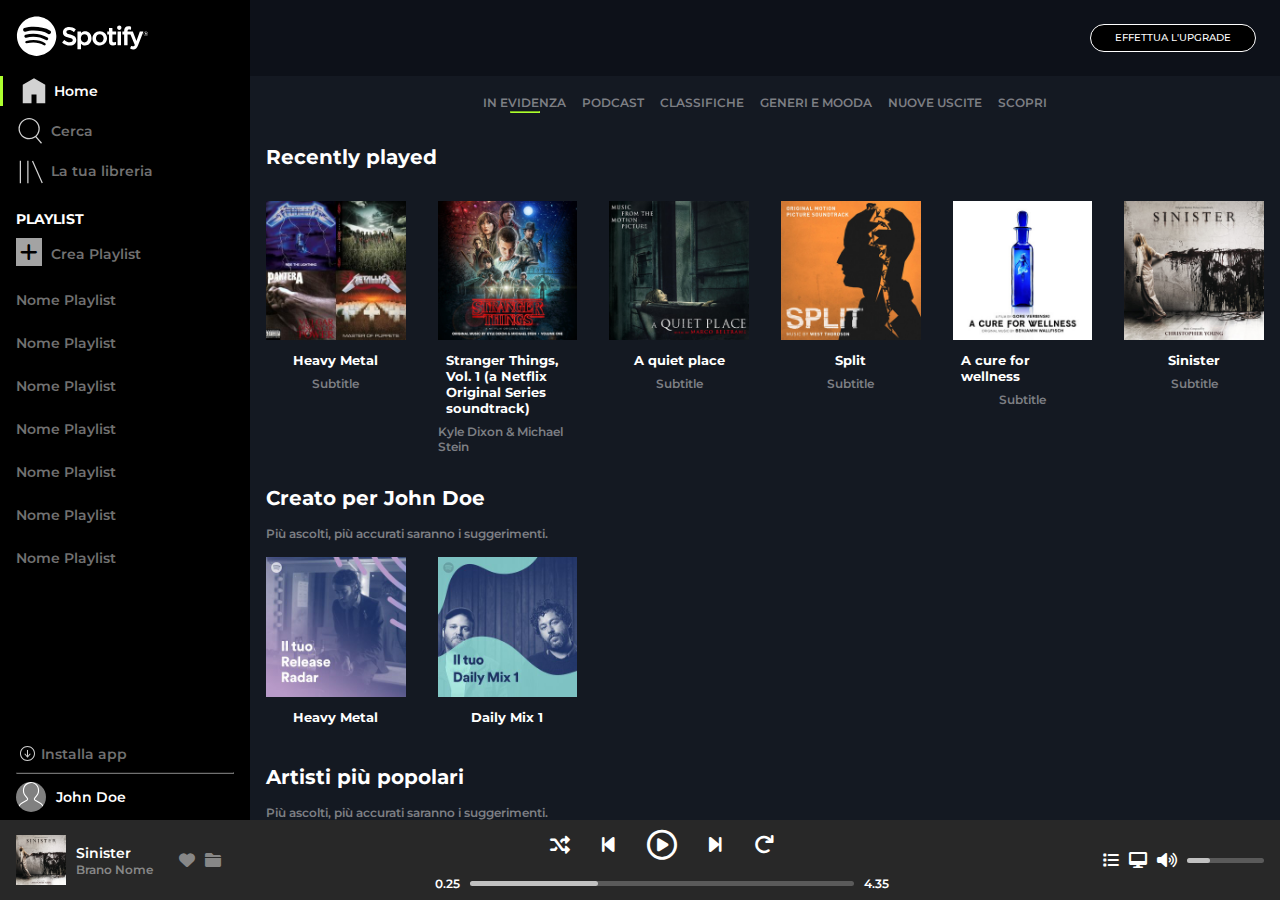
<file: index.html>
<!DOCTYPE html>
<html lang="en">
<head>
    <meta charset="UTF-8">
    <meta http-equiv="X-UA-Compatible" content="IE=edge">
    <meta name="viewport" content="width=device-width, initial-scale=1.0">
    <title>Spotify</title>
    <link rel="stylesheet" href="./assets/css/style.css">

    <!-- <link rel="stylesheet" href="./assets/css/bonus.css"> -->

    <link rel="preconnect" href="https://fonts.googleapis.com">
    <link rel="preconnect" href="https://fonts.gstatic.com" crossorigin>
    <link href="https://fonts.googleapis.com/css2?family=Montserrat:wght@300;400;500;700&display=swap" rel="stylesheet">

    <link rel="stylesheet" href="https://cdnjs.cloudflare.com/ajax/libs/font-awesome/6.0.0/css/all.min.css" integrity="sha512-9usAa10IRO0HhonpyAIVpjrylPvoDwiPUiKdWk5t3PyolY1cOd4DSE0Ga+ri4AuTroPR5aQvXU9xC6qOPnzFeg==" crossorigin="anonymous" referrerpolicy="no-referrer" />

</head>
<body>

    <div  class="wrapper row">

        <aside class="left_aside row direction_col">

            <div class="logo">
                <img id="logo_big" src="./assets/img/logo.svg" alt="">
                <img id="logo_small" src="./assets/img/logo-small.svg" alt="">
            </div>
            <!-- /.logo -->

            <div class="aside_menu row direction_col">

                <div class="home aside_menu_items row">
                    <svg viewBox="0 0 512 512" xmlns="http://www.w3.org/2000/svg"><path id="home_path" d="M448 463.746h-149.333v-149.333h-85.334v149.333h-149.333v-315.428l192-111.746 192 110.984v316.19z" fill="#ffffff"/></svg>
                    <a id="home_a" href="#">Home</a>
                </div>
                <!-- /.home -->

                <div class="search aside_menu_items row">
                    <svg viewBox="0 0 512 512" xmlns="http://www.w3.org/2000/svg"><path id="search_path" d="M349.714 347.937l93.714 109.969-16.254 13.969-93.969-109.969q-48.508 36.825-109.207 36.825-36.826 0-70.476-14.349t-57.905-38.603-38.603-57.905-14.349-70.476 14.349-70.476 38.603-57.905 57.905-38.603 70.476-14.349 70.476 14.349 57.905 38.603 38.603 57.905 14.349 70.476q0 37.841-14.73 71.619t-40.889 58.921zM224 377.397q43.428 0 80.254-21.461t58.286-58.286 21.461-80.254-21.461-80.254-58.286-58.285-80.254-21.46-80.254 21.46-58.285 58.285-21.46 80.254 21.46 80.254 58.285 58.286 80.254 21.461z" fill="#ffffff" fill-rule="evenodd"/></svg>
                    <a id="search_a" href="#">Cerca</a>
                </div>
                <!-- /.Search -->

                <div class="library aside_menu_items row">
                    <svg viewBox="0 0 512 512" xmlns="http://www.w3.org/2000/svg"><path id="library_path" d="M291.301 81.778l166.349 373.587-19.301 8.635-166.349-373.587zM64 463.746v-384h21.334v384h-21.334zM192 463.746v-384h21.334v384h-21.334z" fill="#ffffff"/></svg>
                    <a id="library_a" href="#">La tua libreria</a>
                </div>
                <!-- /.Library -->


            </div>
            <!-- /.aside_menu -->

            <div class="aside_playlist row direction_col">

                <h3 class="title_playlist">PLAYLIST</h3>
                <!-- /.title_playlist -->

                <div class="new_playlist">
                    <a href="#"><i id="new_playlist_i" class="fa-solid fa-plus"></i></a>
                    <a id="new_playlist_a" class="ml_5" href="#">Crea Playlist</a>
                </div>
                <!-- /.new_playlist -->

            </div>
            <!-- /.aside_playlist -->

            <ul class="name_playlist row direction_col">
                <li>
                    <a class="playlist" href="#">Nome Playlist</a>
                </li>
                <li>
                    <a class="playlist" href="#">Nome Playlist</a>
                </li>
                <li>
                    <a class="playlist" href="#">Nome Playlist</a>
                </li>
                <li>
                    <a class="playlist" href="#">Nome Playlist</a>
                </li>
                <li>
                    <a class="playlist" href="#">Nome Playlist</a>
                </li>
                <li>
                    <a class="playlist" href="#">Nome Playlist</a>
                </li>
                <li>
                    <a class="playlist" href="#">Nome Playlist</a>
                </li>
            </ul>
            <!-- /.list_your_playlist -->

            <div class="aside_bottom">

                <div class="download_app row">

                    <svg viewBox="0 0 20 20" xmlns="http://www.w3.org/2000/svg"><title>Download icon</title><path id="download_path" d="M12 11.657V6h-1v5.65L9.076 9.414l-.758.65 3.183 3.702 3.195-3.7-.758-.653L12 11.657zM11.5 2C7.358 2 4 5.358 4 9.5c0 4.142 3.358 7.5 7.5 7.5 4.142 0 7.5-3.358 7.5-7.5C19 5.358 15.642 2 11.5 2zm0 14C7.916 16 5 13.084 5 9.5S7.916 3 11.5 3 18 5.916 18 9.5 15.084 16 11.5 16z" fill="#ffffff" fill-rule="evenodd"/></svg>
                    <a id="download_a" href="#">Installa app</a>

                </div>
                <!-- /.download_app -->

                <hr>

                <div class="profile row">
                    <img src="./assets/img/profile.svg" alt="">
                    <span>John Doe</span>
                </div>
                <!-- /.profile -->

            </div>
            <!-- /.aside_bottom row -->

        </aside>
        <!-- /.left_side -->

        <main class="big_container row direction_col">
         
                <div class="upgrade row">

                    <a href="#" class="btn_upgrade">EFFETTUA L'UPGRADE</a>
                    <!-- /.btn_upgrade -->
    
                </div>
                <!-- /.upgrade -->
              
            <div class="scroll">
                <nav class="navbar row">

                    <ul class="row">
                        <li class="navbar_li">
                            <a href="#" class="navbar_a">IN EVIDENZA</a>
                            <hr>
                        </li>
                        <li class="navbar_li">
                            <a href="#" class="navbar_a">PODCAST</a>
                        </li>
                        <li class="navbar_li">
                            <a href="#" class="navbar_a">CLASSIFICHE</a>
                        </li>
                        <li class="navbar_li">
                            <a href="#" class="navbar_a">GENERI E MOODA</a>
                        </li>
                        <li class="navbar_li">
                            <a href="#" class="navbar_a">NUOVE USCITE</a>
                        </li>
                        <li class="navbar_li">
                            <a href="#" class="navbar_a">SCOPRI</a>
                        </li>
                    </ul>
    
                </nav>
                <!-- /.navbar -->
    
                <section class="recently_played">
    
                    <h2>Recently played</h2>
    
                    <div class="albums row">
    
                        
                         <div class="album row">

                             <a href="#" class="row direction_col">
                                <div class="relative">
                                    <img class="cover" src="./assets/img/metal_lifting.jpg" alt="">
                                    <i class="fa-regular fa-circle-play absolute play_img"></i>
                                </div>
                                <h3 class="title_album">Heavy Metal</h3>
                                <span class="subtitle_album">Subtitle</span>
                             </a>

                        </div>
                        <!-- /.album -->
                       
    
                        <div class="delete_fourth album row">
    
                            <a href="#" class="row direction_col">
                                <div class="relative">
                                    <img class="cover" src="./assets/img/stranger.jpeg" alt="">
                                    <i class="fa-regular fa-circle-play absolute play_img"></i>
                                </div>
                                <h3 class="title_album">Stranger Things, Vol. 1 (a Netflix Original Series soundtrack)</h3>
                                <span class="subtitle_album">Kyle Dixon & Michael Stein</span>
                            </a>
    
                        </div>
                        <!-- /.album -->
    
                        <div class="delete_third album row">
    
                            <a href="#" class="row direction_col">
                                <div class="relative">
                                    <img class="cover" src="./assets/img/aquietplace.jpeg" alt="">
                                    <i class="fa-regular fa-circle-play absolute play_img"></i>
                                </div>
                                <h3 class="title_album">A quiet place</h3>
                                <span class="subtitle_album">Subtitle</span>
                            </a>
    
                        </div>
                        <!-- /.album -->
    
                        <div class="delete_second album row">
    
                            <a href="#" class="row direction_col">
                                <div class="relative">
                                    <img class="cover" src="./assets/img/split.jpeg" alt="">
                                    <i class="fa-regular fa-circle-play absolute play_img"></i>
                                </div>
                                <h3 class="title_album">Split</h3>
                                <span class="subtitle_album">Subtitle</span>
                            </a>
    
                        </div>
                        <!-- /.album -->
    
                        <div class="delete_first album row">
    
                           <a href="#" class="row direction_col">
                                <div class="relative">
                                    <img class="cover" src="./assets/img/cure.jpeg" alt="">
                                    <i class="fa-regular fa-circle-play absolute play_img"></i>
                                </div>
                                <h3 class="title_album">A cure for wellness</h3>
                                <span class="subtitle_album">Subtitle</span>
                           </a>
    
                        </div>
                        <!-- /.album -->
    
                        <div class="delete_first album row">
    
                            <a href="#" class="row direction_col">
                                <div class="relative">
                                    <img class="cover" src="./assets/img/sinister.jpeg" alt="">
                                    <i class="fa-regular fa-circle-play absolute play_img"></i>
                                </div>
                                <h3 class="title_album">Sinister</h3>
                                <span class="subtitle_album">Subtitle</span>
                            </a>
    
                        </div>
                        <!-- /.album -->
    
                    </div>
                    <!-- /.almbums row -->
    
                </section>
                <!-- /.recently_played -->
    
                <section class="create_for_you">
    
                    <h2>Creato per John Doe</h2>
                    <span class="pl_1rem row">Più ascolti, più accurati saranno i suggerimenti.</span>
    
                    <div class="albums row">

                        <div class="album row">

                            <a href="#" class="row direction_col">
                               <div class="relative">
                                   <img class="cover" src="./assets/img/radar.jpeg" alt="">
                                   <i class="fa-regular fa-circle-play absolute play_img"></i>
                               </div>
                               <h3 class="title_album">Heavy Metal</h3>
                            </a>

                       </div>
                       <!-- /.album -->

                       <div class="delete_fourth album row">

                            <a href="./playlist.html" class="row direction_col">
                                <div class="relative">
                                    <img class="cover" src="./assets/img/mixdaily.jpeg" alt="">
                                    <i class="fa-regular fa-circle-play absolute play_img"></i>
                                </div>
                                <h3 class="title_album">Daily Mix 1</h3>
                            </a>

                         </div>
                        <!-- /.album -->
    
                    </div>
                    <!-- /.almbums row -->
    
                </section>
                <!-- /.recently_played -->
    
                <section class="more_popular">
    
                    <h2>Artisti più popolari</h2>
                    <span class="pl_1rem row">Più ascolti, più accurati saranno i suggerimenti.</span>
    
                    <div class="albums row">

                        <div class="album row">

                            <a href="#" class="row direction_col">
                                <div class="relative">
                                    <img class="cover" src="./assets/img/youg.jpeg" alt="">
                                    <i class="fa-regular fa-circle-play absolute play_img"></i>
                                </div>
                                <h3 class="title_album">Lana del Rey</h3>
                            </a>

                         </div>
                        <!-- /.album -->
    
                        <div class="delete_fourth album row">

                            <a href="#" class="row direction_col">
                                <div class="relative">
                                    <img class="cover" src="./assets/img/einaudi.jpeg" alt="">
                                    <i class="fa-regular fa-circle-play absolute play_img"></i>
                                </div>
                                <h3 class="title_album">Ludovico Einaudi</h3>
                            </a>

                         </div>
                        <!-- /.album -->
    
                    </div>
                    <!-- /.almbums row -->
    
                </section>
                <!-- /.recently_played -->

            </div>
            <!-- /.scroll -->

        </main>
        <!-- /.big_container -->

    </div>
    <!-- /.wrapper -->

    <footer id="site_footer" class="row">   

            <div class="menu_left row">

                <img src="./assets/img/sinister.jpeg" alt="">
                <div class="song_name row direction_col">
                    <h3 class="title_song">Sinister</h3>
                    <a href="#" class="subtitle_song">Brano Nome</a>
                </div>
                <!-- /.song_name -->

                <div class="icon_menu_left row">
                    <a href="#"><i class="fa-solid fa-heart heart"></i></a>
                    <a href="#"><i class="fa-solid fa-folder folder"></i></a>
                </div>
                <!-- /.icon_menu_left -->

            </div>
            <!-- /.menu_left -->

            <div class="menu_central row direction_col">

                <div class="player row">
                    <a href="#"><i class="fa-solid fa-shuffle"></i></a>
                    <a href="#"><i class="fa-solid fa-backward-step"></i></a>
                    <a href=""><i id="play" class="fa-regular fa-circle-play"></i></a>
                    <a href="#"><i class="fa-solid fa-forward-step"></i></a>
                    <a href="#"><i id="rotate_arrow" class="fa-solid fa-arrow-rotate-right"></i></a>
                </div>
                <!-- /.player -->

                <div class="music_time row">

                    <span>0.25</span>

                    <a href="#">
                        <div class="time_bar relative">
                            <div class="time_played absolute"></div>
                            <!-- /.time_played absolute -->
                            <div class="ball_time absolute"></div>
                            <!-- /.ball absolute -->
                        </div>
                        <!-- /.time_bar -->
                    </a>

                    <span>4.35</span>

                </div>
                <!-- /.music_time -->

            </div>
            <!-- /.menu_central -->

            <div class="menu_right row">

                <a href="#"><i id="list_icon" class="fa-solid fa-list"></i></a>
                <a href="#"><i class="fa-solid fa-desktop"></i></a>
                <a href="#"><i class="fa-solid fa-volume-high"></i></a>
                <a href="#">
                    <div class="volume_bar relative">
                        <div class="volume_current absolute"></div>
                        <!-- /.cvolume_current absolute -->
                        <div class="ball_volume absolute"></div>
                            <!-- /.ball absolute -->
                    </div>
                    <!-- /.volume_bar relative -->
                </a>

            </div>
            <!-- /.menu_right -->

    </footer>
    <!-- /#site_footer -->
    
</body>
</html>
</file>
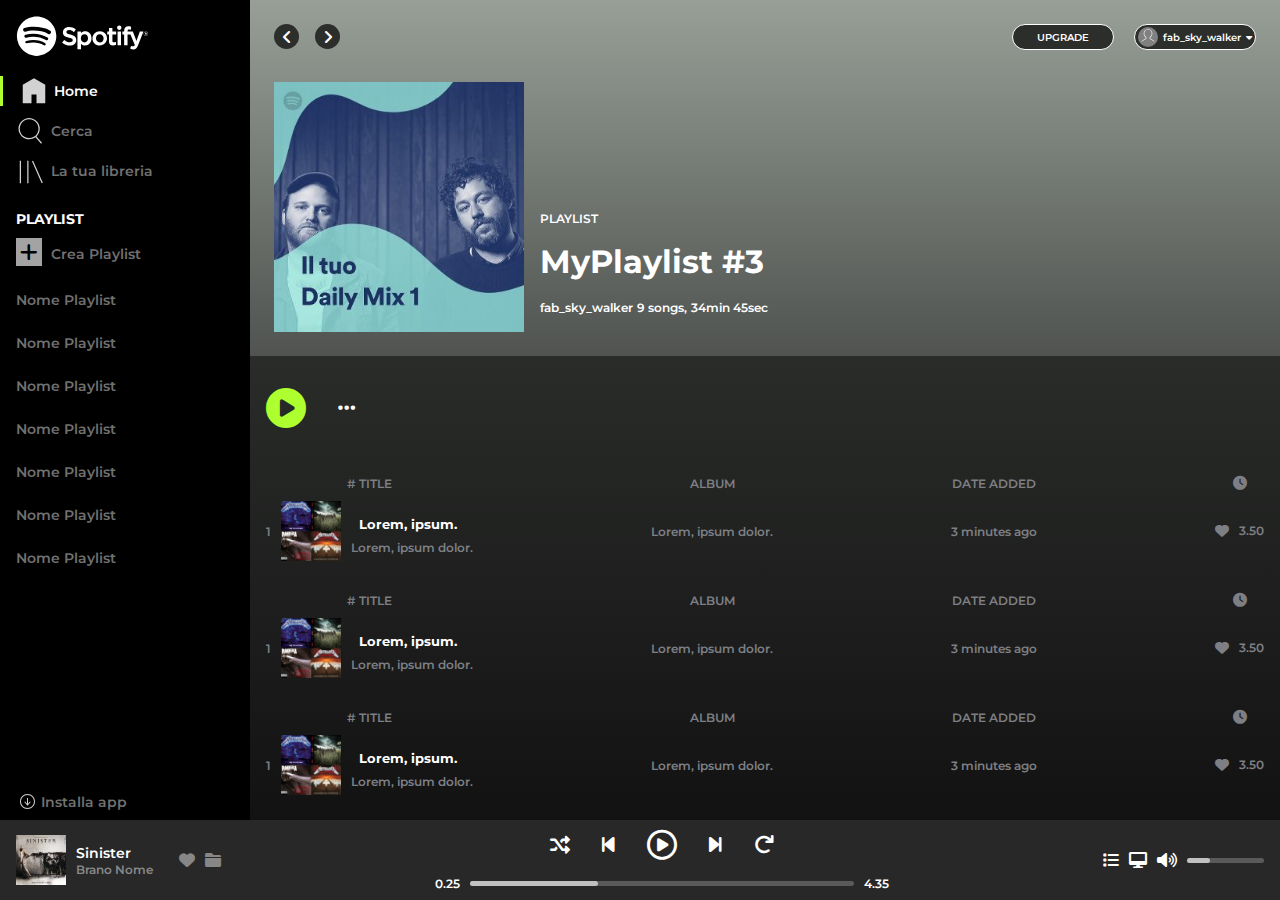
<file: playlist.html>
<!DOCTYPE html>
<html lang="en">
<head>
    <meta charset="UTF-8">
    <meta http-equiv="X-UA-Compatible" content="IE=edge">
    <meta name="viewport" content="width=device-width, initial-scale=1.0">
    <title>playlist</title>
    <link rel="stylesheet" href="./assets/css/play_style.css">

    <link rel="preconnect" href="https://fonts.googleapis.com">
    <link rel="preconnect" href="https://fonts.gstatic.com" crossorigin>
    <link href="https://fonts.googleapis.com/css2?family=Montserrat:wght@300;400;500;700&display=swap" rel="stylesheet">

    <link rel="stylesheet" href="https://cdnjs.cloudflare.com/ajax/libs/font-awesome/6.0.0/css/all.min.css" integrity="sha512-9usAa10IRO0HhonpyAIVpjrylPvoDwiPUiKdWk5t3PyolY1cOd4DSE0Ga+ri4AuTroPR5aQvXU9xC6qOPnzFeg==" crossorigin="anonymous" referrerpolicy="no-referrer" />

</head>
<body>

    <div  class="wrapper row">

        <aside class="left_aside row direction_col">

            <div class="logo">
                <img id="logo_big" src="./assets/img/logo.svg" alt="">
                <img id="logo_small" src="./assets/img/logo-small.svg" alt="">
            </div>
            <!-- /.logo -->

            <div class="aside_menu row direction_col">

                <div class="home aside_menu_items row">
                    <svg viewBox="0 0 512 512" xmlns="http://www.w3.org/2000/svg"><path id="home_path" d="M448 463.746h-149.333v-149.333h-85.334v149.333h-149.333v-315.428l192-111.746 192 110.984v316.19z" fill="#ffffff"/></svg>
                    <a id="home_a" href="#">Home</a>
                </div>
                <!-- /.home -->

                <div class="search aside_menu_items row">
                    <svg viewBox="0 0 512 512" xmlns="http://www.w3.org/2000/svg"><path id="search_path" d="M349.714 347.937l93.714 109.969-16.254 13.969-93.969-109.969q-48.508 36.825-109.207 36.825-36.826 0-70.476-14.349t-57.905-38.603-38.603-57.905-14.349-70.476 14.349-70.476 38.603-57.905 57.905-38.603 70.476-14.349 70.476 14.349 57.905 38.603 38.603 57.905 14.349 70.476q0 37.841-14.73 71.619t-40.889 58.921zM224 377.397q43.428 0 80.254-21.461t58.286-58.286 21.461-80.254-21.461-80.254-58.286-58.285-80.254-21.46-80.254 21.46-58.285 58.285-21.46 80.254 21.46 80.254 58.285 58.286 80.254 21.461z" fill="#ffffff" fill-rule="evenodd"/></svg>
                    <a id="search_a" href="#">Cerca</a>
                </div>
                <!-- /.Search -->

                <div class="library aside_menu_items row">
                    <svg viewBox="0 0 512 512" xmlns="http://www.w3.org/2000/svg"><path id="library_path" d="M291.301 81.778l166.349 373.587-19.301 8.635-166.349-373.587zM64 463.746v-384h21.334v384h-21.334zM192 463.746v-384h21.334v384h-21.334z" fill="#ffffff"/></svg>
                    <a id="library_a" href="#">La tua libreria</a>
                </div>
                <!-- /.Library -->


            </div>
            <!-- /.aside_menu -->

            <div class="aside_playlist row direction_col">

                <h3 class="title_playlist">PLAYLIST</h3>
                <!-- /.title_playlist -->

                <div class="new_playlist">
                    <a href="#"><i id="new_playlist_i" class="fa-solid fa-plus"></i></a>
                    <a id="new_playlist_a" class="ml_5" href="#">Crea Playlist</a>
                </div>
                <!-- /.new_playlist -->

            </div>
            <!-- /.aside_playlist -->

            <ul class="name_playlist row direction_col">
                <li>
                    <a class="playlist" href="#">Nome Playlist</a>
                </li>
                <li>
                    <a class="playlist" href="#">Nome Playlist</a>
                </li>
                <li>
                    <a class="playlist" href="#">Nome Playlist</a>
                </li>
                <li>
                    <a class="playlist" href="#">Nome Playlist</a>
                </li>
                <li>
                    <a class="playlist" href="#">Nome Playlist</a>
                </li>
                <li>
                    <a class="playlist" href="#">Nome Playlist</a>
                </li>
                <li>
                    <a class="playlist" href="#">Nome Playlist</a>
                </li>
            </ul>
            <!-- /.list_your_playlist -->

            <div class="aside_bottom">

                <div class="download_app row">

                    <svg viewBox="0 0 20 20" xmlns="http://www.w3.org/2000/svg"><title>Download icon</title><path id="download_path" d="M12 11.657V6h-1v5.65L9.076 9.414l-.758.65 3.183 3.702 3.195-3.7-.758-.653L12 11.657zM11.5 2C7.358 2 4 5.358 4 9.5c0 4.142 3.358 7.5 7.5 7.5 4.142 0 7.5-3.358 7.5-7.5C19 5.358 15.642 2 11.5 2zm0 14C7.916 16 5 13.084 5 9.5S7.916 3 11.5 3 18 5.916 18 9.5 15.084 16 11.5 16z" fill="#ffffff" fill-rule="evenodd"/></svg>
                    <a id="download_a" href="#">Installa app</a>

                </div>
                <!-- /.download_app -->

            </div>
            <!-- /.aside_bottom row -->

        </aside>
        <!-- /.left_side -->

        <main class="big_container row direction_col">
         
                <div class="upgrade row direction_col">

                    <div class="btn_row row">
                        <div class="row btn_small_row">
                            <a href="./index.html" class="btn_small">
                                <i class="fa-solid fa-angle-left"></i>
                            </a>
                            <!-- /.btn_small -->
        
                            <a href="#" class="btn_small">
                                <i class="fa-solid fa-angle-right"></i>
                            </a>
                            <!-- /.btn_small -->
                        </div>
                        <!-- small_btn -->
    
                        <div class="row btn_big_row">
                            <a href="#" class="btn_upgrade">UPGRADE</a>
                        <!-- /.btn_upgrade -->
    
                        <a href="#" class="btn_upgrade btn_log">
                            <img src="./assets/img/profile.svg" alt="">
                            <span>fab_sky_walker</span>
                            <i class="fa-solid fa-caret-down"></i>
                        </a>
                        <!-- /.btn_upgrade -->
                        </div>
                        
                        <!-- big_btn -->
        
                    </div>
                    <!-- /.btn_row row -->

                    <div class="banner_playlist row">
                        <img src="./assets/img/mixdaily.jpeg" alt="">
                        <div class="title_banner row direction_col">
                            <span>PLAYLIST</span>
                            <h1>MyPlaylist #3 </h1>
                            <div>
                                <span>fab_sky_walker</span>
                                <span>9 songs,</span>
                                <span>34min 45sec</span>
                            </div>
                        </div>
                        <!-- /.title_banner -->
                    
                    </div>
                    <!-- /.banner_playlist -->

                </div>
                <!-- /.upgrade -->
              
            <div class="scroll">
    
               <div class="row green_play">
                <a href="#"><i class="fa-solid fa-circle-play"></i></a>
                <a href="#"><i class="fa-solid fa-ellipsis"></i></a>
               </div>
               <!-- /.row green_play -->

               <div class="row category">

                    <div class="slot row direction_col">
                    <span class="row slot_title"># TITLE</span>
                    <div class="row slot_album">
                        <span>1</span>
                        <img src="./assets/img/metal_lifting.jpg" alt="">
                        <div class="row direction_col">
                            <h3>Lorem, ipsum.</h3>
                            <span>Lorem, ipsum dolor.</span>
                        </div>
                    </div>
                    <!-- /.slot_album -->
                    </div>
                 <!-- /.slot -->

                    <div class="slot delete_third row direction_col">
                    <span class="row slot_title">ALBUM</span>
                    <div class="row slot_album">
                            <span>Lorem, ipsum dolor.</span>
                    </div>
                    <!-- /.slot_album -->
                    </div>
                    <!-- /.slot -->

                    <div class="slot delete_second row direction_col">
                    <span class="row slot_title">DATE ADDED</span>
                    <div class="row slot_album">
                            <span>3 minutes ago</span>
                    </div>
                    <!-- /.slot_album -->
                    </div>
                    <!-- /.slot -->

                    <div class="slot delete_first row direction_col">
                    <span class="row slot_title"><i class="fa-solid fa-clock"></i></span>
                    <div class="row slot_album">
                            <a href="#"><i class="fa-solid fa-heart heart"></i></a>
                            <span>3.50</span>
                    </div>
                    <!-- /.slot_album -->
                    </div>
                    <!-- /.slot -->
                </div>
                <!-- /.category -->

                <div class="row category">

                    <div class="slot row direction_col">
                    <span class="row slot_title"># TITLE</span>
                    <div class="row slot_album">
                        <span>1</span>
                        <img src="./assets/img/metal_lifting.jpg" alt="">
                        <div class="row direction_col">
                            <h3>Lorem, ipsum.</h3>
                            <span>Lorem, ipsum dolor.</span>
                        </div>
                    </div>
                    <!-- /.slot_album -->
                    </div>
                 <!-- /.slot -->

                    <div class="slot delete_third row direction_col">
                    <span class="row slot_title">ALBUM</span>
                    <div class="row slot_album">
                            <span>Lorem, ipsum dolor.</span>
                    </div>
                    <!-- /.slot_album -->
                    </div>
                    <!-- /.slot -->

                    <div class="slot delete_second row direction_col">
                    <span class="row slot_title">DATE ADDED</span>
                    <div class="row slot_album">
                            <span>3 minutes ago</span>
                    </div>
                    <!-- /.slot_album -->
                    </div>
                    <!-- /.slot -->

                    <div class="slot delete_first row direction_col">
                    <span class="row slot_title"><i class="fa-solid fa-clock"></i></span>
                    <div class="row slot_album">
                            <a href="#"><i class="fa-solid fa-heart heart"></i></a>
                            <span>3.50</span>
                    </div>
                    <!-- /.slot_album -->
                    </div>
                    <!-- /.slot -->
                </div>
                <!-- /.category -->

                <div class="row category">

                    <div class="slot row direction_col">
                    <span class="row slot_title"># TITLE</span>
                    <div class="row slot_album">
                        <span>1</span>
                        <img src="./assets/img/metal_lifting.jpg" alt="">
                        <div class="row direction_col">
                            <h3>Lorem, ipsum.</h3>
                            <span>Lorem, ipsum dolor.</span>
                        </div>
                    </div>
                    <!-- /.slot_album -->
                    </div>
                 <!-- /.slot -->

                    <div class="slot delete_third row direction_col">
                    <span class="row slot_title">ALBUM</span>
                    <div class="row slot_album">
                            <span>Lorem, ipsum dolor.</span>
                    </div>
                    <!-- /.slot_album -->
                    </div>
                    <!-- /.slot -->

                    <div class="slot delete_second row direction_col">
                    <span class="row slot_title">DATE ADDED</span>
                    <div class="row slot_album">
                            <span>3 minutes ago</span>
                    </div>
                    <!-- /.slot_album -->
                    </div>
                    <!-- /.slot -->

                    <div class="slot delete_first row direction_col">
                    <span class="row slot_title"><i class="fa-solid fa-clock"></i></span>
                    <div class="row slot_album">
                            <a href="#"><i class="fa-solid fa-heart heart"></i></a>
                            <span>3.50</span>
                    </div>
                    <!-- /.slot_album -->
                    </div>
                    <!-- /.slot -->
                </div>
                <!-- /.category -->

                <div class="row category">

                    <div class="slot row direction_col">
                    <span class="row slot_title"># TITLE</span>
                    <div class="row slot_album">
                        <span>1</span>
                        <img src="./assets/img/metal_lifting.jpg" alt="">
                        <div class="row direction_col">
                            <h3>Lorem, ipsum.</h3>
                            <span>Lorem, ipsum dolor.</span>
                        </div>
                    </div>
                    <!-- /.slot_album -->
                    </div>
                 <!-- /.slot -->

                    <div class="slot delete_third row direction_col">
                    <span class="row slot_title">ALBUM</span>
                    <div class="row slot_album">
                            <span>Lorem, ipsum dolor.</span>
                    </div>
                    <!-- /.slot_album -->
                    </div>
                    <!-- /.slot -->

                    <div class="slot delete_second row direction_col">
                    <span class="row slot_title">DATE ADDED</span>
                    <div class="row slot_album">
                            <span>3 minutes ago</span>
                    </div>
                    <!-- /.slot_album -->
                    </div>
                    <!-- /.slot -->

                    <div class="slot delete_first row direction_col">
                    <span class="row slot_title"><i class="fa-solid fa-clock"></i></span>
                    <div class="row slot_album">
                            <a href="#"><i class="fa-solid fa-heart heart"></i></a>
                            <span>3.50</span>
                    </div>
                    <!-- /.slot_album -->
                    </div>
                    <!-- /.slot -->
                </div>
                <!-- /.category -->

                <div class="row category">

                    <div class="slot row direction_col">
                    <span class="row slot_title"># TITLE</span>
                    <div class="row slot_album">
                        <span>1</span>
                        <img src="./assets/img/metal_lifting.jpg" alt="">
                        <div class="row direction_col">
                            <h3>Lorem, ipsum.</h3>
                            <span>Lorem, ipsum dolor.</span>
                        </div>
                    </div>
                    <!-- /.slot_album -->
                    </div>
                 <!-- /.slot -->

                    <div class="slot delete_third row direction_col">
                    <span class="row slot_title">ALBUM</span>
                    <div class="row slot_album">
                            <span>Lorem, ipsum dolor.</span>
                    </div>
                    <!-- /.slot_album -->
                    </div>
                    <!-- /.slot -->

                    <div class="slot delete_second row direction_col">
                    <span class="row slot_title">DATE ADDED</span>
                    <div class="row slot_album">
                            <span>3 minutes ago</span>
                    </div>
                    <!-- /.slot_album -->
                    </div>
                    <!-- /.slot -->

                    <div class="slot delete_first row direction_col">
                    <span class="row slot_title"><i class="fa-solid fa-clock"></i></span>
                    <div class="row slot_album">
                            <a href="#"><i class="fa-solid fa-heart heart"></i></a>
                            <span>3.50</span>
                    </div>
                    <!-- /.slot_album -->
                    </div>
                    <!-- /.slot -->
                </div>
                <!-- /.category -->

                <div class="row category">

                    <div class="slot row direction_col">
                    <span class="row slot_title"># TITLE</span>
                    <div class="row slot_album">
                        <span>1</span>
                        <img src="./assets/img/metal_lifting.jpg" alt="">
                        <div class="row direction_col">
                            <h3>Lorem, ipsum.</h3>
                            <span>Lorem, ipsum dolor.</span>
                        </div>
                    </div>
                    <!-- /.slot_album -->
                    </div>
                 <!-- /.slot -->

                    <div class="slot delete_third row direction_col">
                    <span class="row slot_title">ALBUM</span>
                    <div class="row slot_album">
                            <span>Lorem, ipsum dolor.</span>
                    </div>
                    <!-- /.slot_album -->
                    </div>
                    <!-- /.slot -->

                    <div class="slot delete_second row direction_col">
                    <span class="row slot_title">DATE ADDED</span>
                    <div class="row slot_album">
                            <span>3 minutes ago</span>
                    </div>
                    <!-- /.slot_album -->
                    </div>
                    <!-- /.slot -->

                    <div class="slot delete_first row direction_col">
                    <span class="row slot_title"><i class="fa-solid fa-clock"></i></span>
                    <div class="row slot_album">
                            <a href="#"><i class="fa-solid fa-heart heart"></i></a>
                            <span>3.50</span>
                    </div>
                    <!-- /.slot_album -->
                    </div>
                    <!-- /.slot -->
                </div>
                <!-- /.category -->
            </div>
            <!-- /.scroll -->

        </main>
        <!-- /.big_container -->

    </div>
    <!-- /.wrapper -->

    <footer id="site_footer" class="row">   

            <div class="menu_left row">

                <img src="./assets/img/sinister.jpeg" alt="">
                <div class="song_name row direction_col">
                    <h3 class="title_song">Sinister</h3>
                    <a href="#" class="subtitle_song">Brano Nome</a>
                </div>
                <!-- /.song_name -->

                <div class="icon_menu_left row">
                    <a href="#"><i class="fa-solid fa-heart heart"></i></a>
                    <a href="#"><i class="fa-solid fa-folder folder"></i></a>
                </div>
                <!-- /.icon_menu_left -->

            </div>
            <!-- /.menu_left -->

            <div class="menu_central row direction_col">

                <div class="player row">
                    <a href="#"><i class="fa-solid fa-shuffle"></i></a>
                    <a href="#"><i class="fa-solid fa-backward-step"></i></a>
                    <a href=""><i id="play" class="fa-regular fa-circle-play"></i></a>
                    <a href="#"><i class="fa-solid fa-forward-step"></i></a>
                    <a href="#"><i id="rotate_arrow" class="fa-solid fa-arrow-rotate-right"></i></a>
                </div>
                <!-- /.player -->

                <div class="music_time row">

                    <span>0.25</span>

                    <a href="#">
                        <div class="time_bar relative">
                            <div class="time_played absolute"></div>
                            <!-- /.time_played absolute -->
                            <div class="ball_time absolute"></div>
                            <!-- /.ball absolute -->
                        </div>
                        <!-- /.time_bar -->
                    </a>

                    <span>4.35</span>

                </div>
                <!-- /.music_time -->

            </div>
            <!-- /.menu_central -->

            <div class="menu_right row">

                <a href="#"><i id="list_icon" class="fa-solid fa-list"></i></a>
                <a href="#"><i class="fa-solid fa-desktop"></i></a>
                <a href="#"><i class="fa-solid fa-volume-high"></i></a>
                <a href="#">
                    <div class="volume_bar relative">
                        <div class="volume_current absolute"></div>
                        <!-- /.cvolume_current absolute -->
                        <div class="ball_volume absolute"></div>
                            <!-- /.ball absolute -->
                    </div>
                    <!-- /.volume_bar relative -->
                </a>

            </div>
            <!-- /.menu_right -->

    </footer>
    <!-- /#site_footer -->
    
</body>
</html>
</file>
<file: assets/css/style.css>
:root {
    --aside_icon-color: #D2D2D2;
    --aside_text-color: #717171;
    --lighter-color: #FFFFFF;
    --success-color: #ADFF2F;
    --plus_btn-color: #A3A3A3;
    --profile-bgcolor: #808080;
    --darker-color: #000000;
    --main_menu_text-color: #7D7F84;
    --main-bgcolor: #141922;
    --upgrade_row-bgcolor: #080b128a;
    --footer_left_icon-color: #878787;
    --footer-bgcolor: #282828;
    --time_bar-bgcolor: #5A5A5A;
    --time_bar-color: #C1C1C1;
}

* {
    margin: 0;
    padding: 0;
    box-sizing: border-box;
    transition: all 0.3s;
}

/* #region *** Utility ***  */

.row {
    display: flex;
}

.direction_col {
    flex-direction: column;
}

.absolute {
    position: absolute;
}

.relative {
    position: relative;
}

.clearfix::after {
    content: '';
    display: table;
    clear: both;
}

.ml_5 {
    margin-left: 5px;
}

.pl_1rem {
    padding-left: 1rem;
}

@keyframes mini_rotation {
    00% {transform: rotate(0deg);}
    80%{transform: rotate(90deg);}
    100%{transform: rotate(0deg);}
}

/* #endregion *** Utility ***  */

/* #region *** Common ***  */

body {
    font-family: 'Montserrat', sans-serif;
    min-width: 250px;
}

/* #endregion *** Common ***  */

/* #region *** Main ***  */

/* #region Aside  */

.left_aside {
    width: 250px;
    height: calc(100vh - 80px);
    background-color: var(--darker-color);
}

.left_aside a {
    text-decoration: none;
    font-weight: 600;
    color: var(--aside_text-color);
    font-size: 14px;
}

.left_aside>.logo img {
    max-width: 165px;
    padding: 1rem;
}

#logo_small {
    max-width: 50px;
    display: none;
}

.left_aside>.aside_menu {
    row-gap: 10px;
}

.aside_menu .aside_menu_items {
    align-items: center;
    column-gap: 5px;
    padding-left: 1rem;
}

.left_aside>.aside_menu svg {
    width: 30px;
}

.left_aside path {
    fill: var(--aside_icon-color);
}


.aside_menu>.home {
    border-left: 3px solid var(--success-color);
}

.aside_menu>.home a {
    color: var(--lighter-color);
}

.left_aside>.aside_playlist {
    padding: 1.5rem 0 1.5rem 1rem;
    
}

.aside_playlist {
    row-gap: 10px;
}

.aside_playlist h3 {
    color: var(--lighter-color);
    font-size: 14px;
}

.new_playlist #new_playlist_i {
    background-color: var(--plus_btn-color);
    font-size: 20px;
    padding: 4px;
    color: black;
}

.left_aside>ul {
    list-style: none;
    padding: 0 1rem;
    row-gap: 1.5rem;
}

.left_aside>.aside_bottom {
    bottom: 0;
    left: 0;
    padding: 0 1rem;
    width: 100%;
}

.left_aside>.aside_bottom svg {
    width: 20px;
}

.aside_bottom>.download_app {
    align-items: center;
    column-gap: 5px;
}

.aside_bottom>.download_app ,
.aside_bottom>.profile {
    padding: 0.5rem 0;
}

.aside_bottom>.profile {
    align-items: center;
    column-gap: 10px;
}

.aside_bottom>.profile img {
    background-color: var(--profile-bgcolor);
    width: 30px;
    height: 30px;
    border-radius: 50%;
}

.aside_bottom>.profile span {
    color: var(--lighter-color);
    font-weight: 600;
    font-size: 14px;
}

.left_aside {
    overflow: hidden;
}

.left_aside>.name_playlist {
    flex-grow: 1;
    overflow: auto;
}

.aside_bottom hr {
    border-color: var(--aside_text-color);
}

/* *** Hover Aside ***  */

.home:hover #home_path ,
.search:hover #search_path ,
.library:hover #library_path 
{
    fill: var(--lighter-color);
}

.home:hover #home_a ,
.search:hover #search_a ,
.library:hover #library_a
{
    color: var(--lighter-color);
}

.new_playlist:hover #new_playlist_i {
    background-color: var(--lighter-color);
}

.new_playlist:hover #new_playlist_a {
    color: var(--lighter-color);
}

.name_playlist>li:hover .playlist {
    color: var(--lighter-color);
}

.download_app:hover #download_path {
    fill: var(--lighter-color);
}

.download_app:hover #download_a {
    color: var(--lighter-color);
}

/* #endregion Aside  */

/* #region Big_container  */

.big_container {
    width: calc(100% - 250px);
    height: calc(100vh - 80px);
    background-color: var(--main-bgcolor);
    overflow: hidden;
}

.scroll {
    overflow: auto;
}

.big_container .upgrade {
    width: 100%;
    padding: 1.5rem;
    justify-content: end;
    background-color: var(--upgrade_row-bgcolor);
}

.big_container .btn_upgrade {
    text-decoration: none;
    color: white;
    font-weight: 500;
    padding: 0.4rem 1.5rem;
    background-color: black;
    border: 1px solid white;
    border-radius: 30px;
    font-size: 10px;
    align-self: flex-end;
}

.big_container .navbar {
    width: 100%;
    justify-content: center;
    padding: 1rem;
}

.big_container .navbar ul {
    list-style: none;
    justify-content: center;
    column-gap: 1rem;
    flex-wrap: wrap;
    row-gap: 1rem;
}

.navbar a {
    text-decoration: none;
    font-size: 12px;
    color: var(--main_menu_text-color);
    font-weight: 600;
}

.navbar hr {
    display: flex;
    width: 30px;
    margin: 0 auto;
    border-color: var(--success-color);
}

.big_container h2 {
    color: var(--lighter-color);
    font-size: 20px;
    padding: 1rem;
}

.big_container h3 {
    font-size: 1rem;
    padding: 0.5rem;
    color: var(--lighter-color);
}

.big_container span {
    color: var(--main_menu_text-color);
    font-size: 14px;
    font-weight: 600;
}


.albums>.album {
    width: calc(100% / 6);
    padding: 1rem;
}

.create_for_you .album ,
.more_popular .album 
{
    align-items: center;
}

.album a {
    align-items: center;
    text-decoration: none;
}

.album img {
    max-width: 100%;
}

.more_popular img {
    border-radius: 50%;
}

.play_img {
    top: 50%;
    left: 50%;
    transform: translate(-50%,-50%);
    font-size: 50px;
    color: var(--lighter-color);
    display: none !important;
}

.btn_upgrade:hover {
    transform: scale(1.2);
}

.btn_upgrade:active {
    color: goldenrod;
    border: 1px solid goldenrod;
}

.album:hover .cover {
    filter: brightness(0.5);
}

.album:hover .play_img {
    display: block !important;
}

.navbar_li:hover .navbar_a {
    color: var(--lighter-color);
}

.subtitle_album:hover {
    color: var(--success-color);
}

.scroll nav ,
.scroll section {
    max-width: 1920px;
}


/* #endregion Big_container  */

/* #endregion *** Main ***  */

/* #region *** Footer ***  */

footer {
    height: 80px;
    background-color: var(--footer-bgcolor);
    justify-content: space-between;
    align-items: center;
    padding: 1rem;
}

footer a {
    text-decoration: none;
}

footer img {
    max-width: 50px;
}

footer span {
    font-size: 12px;
    font-weight: 600;
}

/* #region *** Menu Left ***  */

.menu_left h3 {
    font-size: 14px;
    font-weight: 600;
    color: var(--lighter-color);
}

.menu_left .subtitle_song {
    text-decoration: none;
    color: var(--footer_left_icon-color);
    font-size: 12px;
    font-weight: 600;
}

footer .menu_left {
    column-gap: 10px;
    align-items: center;
}

.menu_left>.song_name {
    justify-content: center;
    margin-right: 1rem;
}

.menu_left i {
    color: var(--footer_left_icon-color);
}

.icon_menu_left {
    column-gap: 10px;
}

.subtitle_song:hover {
    text-decoration: underline;
    color: var(--lighter-color);
}

.heart:hover ,
.folder:hover {
    color: var(--lighter-color);
}

.heart:active {
    color: red;
}


/* #endregion *** Menu Left ***  */

/* #region *** Menu Central ***  */

footer>.menu_central {
    align-items: center;
    row-gap: 15px;
}

footer>.menu_central i {
    color: var(--lighter-color);
}

footer>.menu_central span {
    color: var(--lighter-color);
}

.menu_central>.player {
    column-gap: 2rem;
    font-size: 20px;
    align-items: center;
}

#play {
    font-size: 30px;
}

#play:hover {
   transform: scale(1.1);
}

.menu_central .music_time {
    column-gap: 10px;
    align-items: center;
}

.music_time .time_bar {
    width: 30vw;
    height: 5px;
    border-radius: 5px;
    background-color: var(--time_bar-bgcolor);
}

.time_bar .time_played {
    top: 0;
    left: 0;
    width: 10vw;
    height: 5px;
    border-radius: 5px;
    background-color: var(--time_bar-color);
}

.time_bar .ball_time {
    top: -5px;
    left: 9.8vw;
    width: 15px;
    height: 15px;
    border-radius: 50%;
    background-color: transparent;
}

.time_bar:hover .time_played {
    background-color: var(--success-color);
}

.time_bar:hover .ball_time {
    background-color: var(--lighter-color);
}

#rotate_arrow:active {
    animation-name: mini_rotation;
    animation-duration: 0.5s;
}

.menu_central i:hover  {
    color: var(--success-color);
}

/* #endregion *** Menu Central ***  */

/* #region *** Menu Right ***  */

footer>.menu_right {
    column-gap: 10px;
    align-items: center;
}

.menu_right i {
    color: var(--lighter-color);
}

.menu_right .volume_bar {
    width: 6vw;
    height: 5px;
    border-radius: 5px;
    background-color: var(--time_bar-bgcolor);
}

.volume_bar .volume_current {
    top: 0;
    left: 0;
    width: 1.8vw;
    height: 5px;
    border-radius: 5px;
    background-color: var(--time_bar-color);
}

.volume_bar .ball_volume {
    top: -5px;
    left: 1.7vw;
    width: 15px;
    height: 15px;
    border-radius: 50%;
    background-color: transparent;
}

.volume_bar:hover .volume_current {
    background-color: var(--success-color);
}

.volume_bar:hover .ball_volume {
    background-color: var(--lighter-color);
}

.menu_right i:hover  {
    color: var(--success-color);
}

/* #endregion *** Menu Right ***  */

/* #endregion *** footer ***  */

/* #region *** Media Query ***  */

@media screen and (max-height: 300px) {
    .big_container>.upgrade {
        display: none;
    }
}

/* #region *** L Query ***  */

@media  screen and (max-width:1440px) {
    .big_container h3 {
        font-size: 13px;
    }

    .big_container span {
        font-size: 12px;
    }

}

/* #endregion *** L Query ***  */

/* #region *** M Query ***  */
@media  screen and (max-width:1024px) {

    .left_aside {
        width: 200px;
    }

    .big_container {
        width: calc(100% - 200px);
    }

    .left_aside a {
        font-size: 12px;
    }

    .left_aside>.aside_bottom svg {
        width: 14px;
    }

    .albums {
        flex-wrap: wrap;
    }

    .albums>.album {
        width: calc(100% / 4);
    }

    footer img {
        width: 40px;
    }

    .menu_left h3 {
        font-size: 12px;
    }

    footer span ,
    .menu_left .subtitle_song
    {
        font-size: 10px;
    }



}
/* #endregion *** M Query ***  */

/* #region *** M-S Query ***  */

@media  screen and (max-width:768px) {

    .left_aside {
        width: 170px;
    }

    .big_container {
        width: calc(100% - 170px);
    }

    .big_container .btn_upgrade {
        font-size: 9px;
    }

    .big_container a {
        font-size: 10px;
    }

    .albums>.album {
        width: calc(100% / 3);
    }

    .big_container h2 {
        font-size: 18px;
    }

    .big_container h3 {
        font-size: 12px;
    }

    .big_container span {
        font-size: 11px;
    }

    .left_aside a {
        font-size: 12px;
    }

    .aside_playlist h3 {
        font-size: 10px;
    }

    .aside_bottom>.profile img{
        width: 25px;
        height: 25px;
    }
    
    .aside_bottom>.profile span {
        font-size: 12px;
    }

    footer i {
        font-size: 14px;
    }

    #play {
        font-size: 25px;
    }

    footer img {
        width: 30px;
    }

    .menu_left h3 {
        font-size: 10px;
    }

    footer span ,
    .menu_left .subtitle_song 
    {
        font-size: 8px;
    }
}
/* #endregion *** M-S Query ***  */

/* #region *** S Query ***  */

@media  screen and (max-width:566px) {

    .left_aside {
        width: 170px;
    }

    .big_container {
        width: calc(100% - 170px);
    }

    .big_container .btn_upgrade {
        font-size: 8px;
    }

    .big_container a {
        font-size: 8px;
    }

    .albums>.album {
        width: calc(100% / 2);
    }

    .big_container h2 {
        font-size: 16px;
    }

    .left_aside a {
        font-size: 10px;
    }

    .aside_playlist h3 {
        font-size: 10px;
    }

    .aside_bottom>.profile img{
        width: 20px;
        height: 20px;
    }

    .left_aside>.aside_bottom svg {
        width: 12px;
    }

    .aside_bottom>.profile span {
        font-size: 10px;
    }

    #play {
        font-size: 20px;
    }

    footer img {
        width: 25px;
    }

    .menu_left h3 {
        font-size: 8px;
    }

    .menu_left>.song_name {
        margin-right: 0;
    }

    footer span , 
    .menu_left .subtitle_song
    {
        font-size: 7px;
    }

    .icon_menu_left {
        flex-direction: column;
    }

    .menu_central>.player {
        column-gap: 1.7rem;
    }

    .time_bar .ball_time ,
    .volume_bar .ball_volume
    {
        width: 10px;
        height: 10px;
        top: -3px;
    }

    .time_bar .ball_time {
        left: 9.4vw;
    }
    .volume_bar .ball_volume {
        left: 1.4vw;
    }

}

/* #endregion *** S Query ***  */

/* #region *** XS Query ***  */

@media  screen and (max-width:425px) {

    .left_aside {
        width: 50px;
    }

    .big_container {
        width: calc(100% - 50px);
    }

    .menu_central>.player {
        column-gap: 1.2rem;
    }

    .left_aside a ,
    .aside_playlist h3 ,
    #logo_big ,
    .aside_bottom hr ,
    .aside_bottom>.profile span
    {
        display: none;
    }

    #logo_small {
        display: block;
    }

    .aside_menu>.home {
        border: none;
    }

    .left_aside>.logo img ,
    .aside_menu .aside_menu_items 
    {
        padding: 0.5rem;
    }

    .left_aside>.logo {
        display: flex;
        justify-content: center;
    }

    .left_aside>.aside_menu {
        align-items: center;
    }

    .left_aside>.aside_menu svg {
        width: 22px;
    }

    .aside_bottom>.download_app, 
    .aside_bottom>.profile 
    {
        justify-content:center ;
    }
    
    .music_time .time_bar {
        width: 20vw;
    }

    .time_bar .time_played {
        width: 3vw;
    }

    .time_bar .ball_time {
        left: 2.8vw;
    }

    footer>.menu_left ,
    footer>.menu_right
    {
        column-gap: 5px;
    }

    footer img {
        width: 20px;
    }

    .menu_central>.player {
        column-gap: 0.7rem;
    }

    .left_aside>.name_playlist {
        overflow-y: hidden;
    }

    .left_aside>.aside_bottom svg {
        width: 16px;
    }

    .left_aside>.aside_bottom {
        padding: 0;
    }
    
}


/* #endregion *** XS Query ***  */

/* #region *** XXS Query ***  */

@media  screen and (max-width:320px) {

    .left_aside {
        width: 40px;
    }

    .big_container {
        width: calc(100% - 40px);
    }

    #logo_small {
        max-width: 40px;
    }

    .left_aside>.aside_menu svg {
        width: 18px;
    }

    .albums>.album {
        width: 100%;
    }

    .menu_right .volume_bar ,
    #shuffle ,
    #rotate_arrow ,
    .menu_left .heart ,
    .menu_left .folder ,
    #list_icon
     {
        display: none;
    }

    footer>.menu_left, 
    footer>.menu_right 
    {
        column-gap: 10px;
    }

    .menu_central>.player {
        column-gap: 1rem;
    }

    .albums>.album {
        padding: 2rem;
    }
}


/* #endregion *** XXS Query ***  */

/* #endregion *** Media Query ***  */
</file>
<file: assets/css/bonus.css>
/* #region *** M Query ***  */
@media  screen and (max-width:1024px) {

    .albums {
        flex-wrap: nowrap;
    }

    .delete_first {
        display: none;
    }

}
/* #endregion *** M Query ***  */

/* #region *** M-S Query ***  */

@media  screen and (max-width:768px) {

    .delete_second {
        display: none;
    }

}
/* #endregion *** M-S Query ***  */

/* #region *** S Query ***  */

@media  screen and (max-width:566px) {

    .delete_third {
        display: none;
    }

}

/* #endregion *** S Query ***  */

/* #region *** XXS Query ***  */

@media  screen and (max-width:320px) {

    .albums {
        flex-wrap: wrap;
    }

    [class^="delete_"] {
        display: block;
    } 

}

/* #endregion *** XXS Query ***  */
</file>
<file: assets/css/play_style.css>
:root {
    --aside_icon-color: #D2D2D2;
    --aside_text-color: #717171;
    --lighter-color: #FFFFFF;
    --success-color: #ADFF2F;
    --plus_btn-color: #A3A3A3;
    --profile-bgcolor: #808080;
    --darker-color: #000000;
    --main_menu_text-color: #7D7F84;
    --main-bgcolor: #141922;
    --upgrade_row-bgcolor: #080b128a;
    --footer_left_icon-color: #878787;
    --footer-bgcolor: #282828;
    --time_bar-bgcolor: #5A5A5A;
    --time_bar-color: #C1C1C1;
    --btn-color: #2C2E2C;
    --gradient-top_banner: #979F97;
    --gradient_bottom_banner: #505350;
    --gradient_top_main: #3C403C;
    --gradient_bottom_main: #121212;


}

* {
    margin: 0;
    padding: 0;
    box-sizing: border-box;
    transition: all 0.3s;
}

/* #region *** Utility ***  */

.row {
    display: flex;
}

.direction_col {
    flex-direction: column;
}

.absolute {
    position: absolute;
}

.relative {
    position: relative;
}

.clearfix::after {
    content: '';
    display: table;
    clear: both;
}

.ml_5 {
    margin-left: 5px;
}

.pl_1rem {
    padding-left: 1rem;
}

@keyframes mini_rotation {
    00% {transform: rotate(0deg);}
    80%{transform: rotate(90deg);}
    100%{transform: rotate(0deg);}
}

/* #endregion *** Utility ***  */

/* #region *** Common ***  */

body {
    font-family: 'Montserrat', sans-serif;
    min-width: 250px;
}

/* #endregion *** Common ***  */

/* #region *** Main ***  */

/* #region Aside  */

.left_aside {
    width: 250px;
    height: calc(100vh - 80px);
    background-color: var(--darker-color);
}

.left_aside a {
    text-decoration: none;
    font-weight: 600;
    color: var(--aside_text-color);
    font-size: 14px;
}

.left_aside>.logo img {
    max-width: 165px;
    padding: 1rem;
}

#logo_small {
    max-width: 50px;
    display: none;
}

.left_aside>.aside_menu {
    row-gap: 10px;
}

.aside_menu .aside_menu_items {
    align-items: center;
    column-gap: 5px;
    padding-left: 1rem;
}

.left_aside>.aside_menu svg {
    width: 30px;
}

.left_aside path {
    fill: var(--aside_icon-color);
}


.aside_menu>.home {
    border-left: 3px solid var(--success-color);
}

.aside_menu>.home a {
    color: var(--lighter-color);
}

.left_aside>.aside_playlist {
    padding: 1.5rem 0 1.5rem 1rem;
    
}

.aside_playlist {
    row-gap: 10px;
}

.aside_playlist h3 {
    color: var(--lighter-color);
    font-size: 14px;
}

.new_playlist #new_playlist_i {
    background-color: var(--plus_btn-color);
    font-size: 20px;
    padding: 4px;
    color: black;
}

.left_aside>ul {
    list-style: none;
    padding: 0 1rem;
    row-gap: 1.5rem;
}

.left_aside>.aside_bottom {
    bottom: 0;
    left: 0;
    padding: 0 1rem;
    width: 100%;
}

.left_aside>.aside_bottom svg {
    width: 20px;
}

.aside_bottom>.download_app {
    align-items: center;
    column-gap: 5px;
}

.aside_bottom>.download_app {
    padding: 0.5rem 0;
}


.left_aside {
    overflow: hidden;
}

.left_aside>.name_playlist {
    flex-grow: 1;
    overflow: auto;
}

.aside_bottom hr {
    border-color: var(--aside_text-color);
}

/* *** Hover Aside ***  */

.home:hover #home_path ,
.search:hover #search_path ,
.library:hover #library_path 
{
    fill: var(--lighter-color);
}

.home:hover #home_a ,
.search:hover #search_a ,
.library:hover #library_a
{
    color: var(--lighter-color);
}

.new_playlist:hover #new_playlist_i {
    background-color: var(--lighter-color);
}

.new_playlist:hover #new_playlist_a {
    color: var(--lighter-color);
}

.name_playlist>li:hover .playlist {
    color: var(--lighter-color);
}

.download_app:hover #download_path {
    fill: var(--lighter-color);
}

.download_app:hover #download_a {
    color: var(--lighter-color);
}

/* #endregion Aside  */

/* #region Big_container  */

.big_container {
    width: calc(100% - 250px);
    height: calc(100vh - 80px);
    overflow: hidden;
    background-image: linear-gradient(#3C403C, #121212);
}

.scroll {
    overflow-y: auto;
    overflow-x: hidden;
}

.big_container .upgrade {
    width: 100%;
    padding: 1.5rem;
    background-image: linear-gradient(#979F97, #505350);
    row-gap: 2rem;
}

.big_container .btn_row {
    width: 100%;
    justify-content: space-between;
}

.big_container .btn_upgrade {
    text-decoration: none;
    color: white;
    font-weight: 500;
    padding: 0.35rem 1.5rem;
    background-color: var(--btn-color);
    border: 1px solid white;
    border-radius: 30px;
    font-size: 10px;
    font-weight: 600;
    align-self: flex-end;
}

.big_container .btn_log {
    display: flex;
    align-items: center;
    column-gap: 5px;
    padding: 2px 3px;
    margin-left: 20px;
}

.btn_log img {
    width: 20px;
    height: 20px;
    background-color: var(--profile-bgcolor);
    border-radius: 50%;
    padding: 2px;
}

.big_container .btn_log>span {
    color: var(--lighter-color);
    font-size: 10px;
}

.big_container .btn_small {
    color: white;
    background-color: var(--btn-color);
    align-items: center;
    display: flex;
    text-decoration: none;
    border-radius: 50%;
    margin-right: 1rem;
    width: 25px;
    height: 25px;
    justify-content: center;
}

.upgrade>.banner_playlist .title_banner{
    justify-content: end;
    row-gap: 1rem;
    padding: 1rem;
}

.upgrade>.banner_playlist img {
    max-width: 250px;
}

.upgrade>.banner_playlist span ,
.upgrade>.banner_playlist h1 {
    color: var(--lighter-color);
}

.green_play {
    width: 100%;
    align-items: center;
    column-gap: 2rem;
    padding: 2rem 1rem;
}

.green_play .fa-circle-play {
    color: var(--success-color);
    font-size: 40px;
}

.green_play .fa-ellipsis {
    color: var(--lighter-color);
    font-size: 20px;
}

.category {
    padding: 1rem;
    justify-content: space-between;
}

.category img {
    max-width: 40px;
    object-fit: contain;
}

.big_container h2 {
    color: var(--lighter-color);
    font-size: 20px;
    padding: 1rem;
}

.big_container h3 {
    font-size: 1rem;
    padding: 0.5rem;
    color: var(--lighter-color);
}

.big_container span ,
.scroll i {
    color: var(--main_menu_text-color);
    font-size: 14px;
    font-weight: 600;
}

.btn_upgrade:hover {
    transform: scale(1.2);
}

.btn_upgrade:active {
    color: goldenrod;
    border: 1px solid goldenrod;
}

.slot {
    row-gap: 10px;
}

.slot_album {
    align-items: center;
    column-gap: 10px;
    min-height: 60px;
}
.slot_album img {
    max-width: 60px;
    object-fit: contain;
}

.slot_title {
    justify-content: center;
}

/* #endregion Big_container  */

/* #endregion *** Main ***  */

/* #region *** Footer ***  */

footer {
    height: 80px;
    background-color: var(--footer-bgcolor);
    justify-content: space-between;
    align-items: center;
    padding: 1rem;
}

footer a {
    text-decoration: none;
}

footer img {
    max-width: 50px;
}

footer span {
    font-size: 12px;
    font-weight: 600;
}

/* #region *** Menu Left ***  */

.menu_left h3 {
    font-size: 14px;
    font-weight: 600;
    color: var(--lighter-color);
}

.menu_left .subtitle_song {
    text-decoration: none;
    color: var(--footer_left_icon-color);
    font-size: 12px;
    font-weight: 600;
}

footer .menu_left {
    column-gap: 10px;
    align-items: center;
}

.menu_left>.song_name {
    justify-content: center;
    margin-right: 1rem;
}

.menu_left i {
    color: var(--footer_left_icon-color);
}

.icon_menu_left {
    column-gap: 10px;
}

.subtitle_song:hover {
    text-decoration: underline;
    color: var(--lighter-color);
}

.heart:hover ,
.folder:hover {
    color: var(--lighter-color);
}

.heart:active {
    color: red;
}


/* #endregion *** Menu Left ***  */

/* #region *** Menu Central ***  */

footer>.menu_central {
    align-items: center;
    row-gap: 15px;
}

footer>.menu_central i {
    color: var(--lighter-color);
}

footer>.menu_central span {
    color: var(--lighter-color);
}

.menu_central>.player {
    column-gap: 2rem;
    font-size: 20px;
    align-items: center;
}

#play {
    font-size: 30px;
}

#play:hover {
   transform: scale(1.1);
}

.menu_central .music_time {
    column-gap: 10px;
    align-items: center;
}

.music_time .time_bar {
    width: 30vw;
    height: 5px;
    border-radius: 5px;
    background-color: var(--time_bar-bgcolor);
}

.time_bar .time_played {
    top: 0;
    left: 0;
    width: 10vw;
    height: 5px;
    border-radius: 5px;
    background-color: var(--time_bar-color);
}

.time_bar .ball_time {
    top: -5px;
    left: 9.8vw;
    width: 15px;
    height: 15px;
    border-radius: 50%;
    background-color: transparent;
}

.time_bar:hover .time_played {
    background-color: var(--success-color);
}

.time_bar:hover .ball_time {
    background-color: var(--lighter-color);
}

#rotate_arrow:active {
    animation-name: mini_rotation;
    animation-duration: 0.5s;
}

.menu_central i:hover  {
    color: var(--success-color);
}

/* #endregion *** Menu Central ***  */

/* #region *** Menu Right ***  */

footer>.menu_right {
    column-gap: 10px;
    align-items: center;
}

.menu_right i {
    color: var(--lighter-color);
}

.menu_right .volume_bar {
    width: 6vw;
    height: 5px;
    border-radius: 5px;
    background-color: var(--time_bar-bgcolor);
}

.volume_bar .volume_current {
    top: 0;
    left: 0;
    width: 1.8vw;
    height: 5px;
    border-radius: 5px;
    background-color: var(--time_bar-color);
}

.volume_bar .ball_volume {
    top: -5px;
    left: 1.7vw;
    width: 15px;
    height: 15px;
    border-radius: 50%;
    background-color: transparent;
}

.volume_bar:hover .volume_current {
    background-color: var(--success-color);
}

.volume_bar:hover .ball_volume {
    background-color: var(--lighter-color);
}

.menu_right i:hover  {
    color: var(--success-color);
}

/* #endregion *** Menu Right ***  */

/* #endregion *** footer ***  */

/* #region *** Media Query ***  */

/* #region *** L Query ***  */

@media  screen and (max-width:1440px) {
    .big_container h3 {
        font-size: 13px;
    }

    .big_container span {
        font-size: 12px;
    }

}

/* #endregion *** L Query ***  */

/* #region *** M Query ***  */
@media  screen and (max-width:1024px) {

    .left_aside {
        width: 200px;
    }

    .big_container {
        width: calc(100% - 200px);
    }

    .left_aside a {
        font-size: 12px;
    }

    .left_aside>.aside_bottom svg {
        width: 14px;
    }


    footer img {
        width: 40px;
    }

    .menu_left h3 {
        font-size: 12px;
    }

    footer span ,
    .menu_left .subtitle_song
    {
        font-size: 10px;
    }

}
/* #endregion *** M Query ***  */

/* #region *** M-S Query ***  */

@media  screen and (max-width:768px) {

    .left_aside {
        width: 170px;
    }

    .big_container {
        width: calc(100% - 170px);
    }

    .big_container .btn_upgrade {
        font-size: 9px;
    }

    .big_container a {
        font-size: 10px;
    }

    .big_container h2 {
        font-size: 18px;
    }

    .big_container h3 {
        font-size: 12px;
    }

    .big_container span {
        font-size: 11px;
    }

    .left_aside a {
        font-size: 12px;
    }

    .aside_playlist h3 {
        font-size: 10px;
    }

    .aside_bottom>.profile img{
        width: 25px;
        height: 25px;
    }
    
    .aside_bottom>.profile span {
        font-size: 12px;
    }

    footer i {
        font-size: 14px;
    }

    #play {
        font-size: 25px;
    }

    footer img {
        width: 30px;
    }

    .menu_left h3 {
        font-size: 10px;
    }

    footer span ,
    .menu_left .subtitle_song 
    {
        font-size: 8px;
    }

    .upgrade>.banner_playlist img {
        max-width: 180px;
        object-fit: contain;
    }

    .delete_first {
        display: none;
    }
}
/* #endregion *** M-S Query ***  */

/* #region *** S Query ***  */

@media  screen and (max-width:566px) {

    .left_aside {
        width: 170px;
    }

    .big_container {
        width: calc(100% - 170px);
    }

    .big_container .btn_upgrade {
        font-size: 8px;
    }

    .big_container a {
        font-size: 8px;
    }

    .big_container h2 {
        font-size: 16px;
    }

    .left_aside a {
        font-size: 10px;
    }

    .aside_playlist h3 {
        font-size: 10px;
    }

    .aside_bottom>.profile img{
        width: 20px;
        height: 20px;
    }

    .left_aside>.aside_bottom svg {
        width: 12px;
    }

    .aside_bottom>.profile span {
        font-size: 10px;
    }

    #play {
        font-size: 20px;
    }

    footer img {
        width: 25px;
    }

    .menu_left h3 {
        font-size: 8px;
    }

    .menu_left>.song_name {
        margin-right: 0;
    }

    footer span , 
    .menu_left .subtitle_song
    {
        font-size: 7px;
    }

    .icon_menu_left {
        flex-direction: column;
    }

    .menu_central>.player {
        column-gap: 1.7rem;
    }

    .time_bar .ball_time ,
    .volume_bar .ball_volume
    {
        width: 10px;
        height: 10px;
        top: -3px;
    }

    .time_bar .ball_time {
        left: 9.4vw;
    }
    .volume_bar .ball_volume {
        left: 1.4vw;
    }

    .upgrade>.banner_playlist img {
        max-width: 130px;
    }

    .upgrade>.banner_playlist h1 {
        font-size: 1rem;
    }

    .btn_small_row ,
    .btn_big_row {
        flex-direction: column;
        row-gap: 10px;
    }

    .delete_second {
        display: none;
    }

}

/* #endregion *** S Query ***  */

/* #region *** XS Query ***  */

@media  screen and (max-width:425px) {

    .left_aside {
        width: 50px;
    }

    .big_container {
        width: calc(100% - 50px);
    }

    .menu_central>.player {
        column-gap: 1.2rem;
    }

    .left_aside a ,
    .aside_playlist h3 ,
    #logo_big ,
    .aside_bottom hr ,
    .aside_bottom>.profile span
    {
        display: none;
    }

    #logo_small {
        display: block;
    }

    .aside_menu>.home {
        border: none;
    }

    .left_aside>.logo img ,
    .aside_menu .aside_menu_items 
    {
        padding: 0.5rem;
    }

    .left_aside>.logo {
        display: flex;
        justify-content: center;
    }

    .left_aside>.aside_menu {
        align-items: center;
    }

    .left_aside>.aside_menu svg {
        width: 22px;
    }

    .aside_bottom>.download_app, 
    .aside_bottom>.profile 
    {
        justify-content:center ;
    }
    
    .music_time .time_bar {
        width: 20vw;
    }

    .time_bar .time_played {
        width: 3vw;
    }

    .time_bar .ball_time {
        left: 2.8vw;
    }

    footer>.menu_left ,
    footer>.menu_right
    {
        column-gap: 5px;
    }

    footer img {
        width: 20px;
    }

    .menu_central>.player {
        column-gap: 0.7rem;
    }

    .left_aside>.name_playlist {
        overflow-y: hidden;
    }

    .left_aside>.aside_bottom svg {
        width: 16px;
    }

    .left_aside>.aside_bottom {
        padding: 0;
    }
    
}


/* #endregion *** XS Query ***  */

/* #region *** XXS Query ***  */

@media  screen and (max-width:320px) {

    .left_aside {
        width: 40px;
    }

    .big_container {
        width: calc(100% - 40px);
    }

    #logo_small {
        max-width: 40px;
    }

    .left_aside>.aside_menu svg {
        width: 18px;
    }

    .menu_right .volume_bar ,
    #shuffle ,
    #rotate_arrow ,
    .menu_left .heart ,
    .menu_left .folder ,
    #list_icon
     {
        display: none;
    }

    footer>.menu_left, 
    footer>.menu_right 
    {
        column-gap: 10px;
    }

    .menu_central>.player {
        column-gap: 1rem;
    }


    .delete_third {
        display: none;
    }
}


/* #endregion *** XXS Query ***  */

/* #endregion *** Media Query ***  */
</file>
